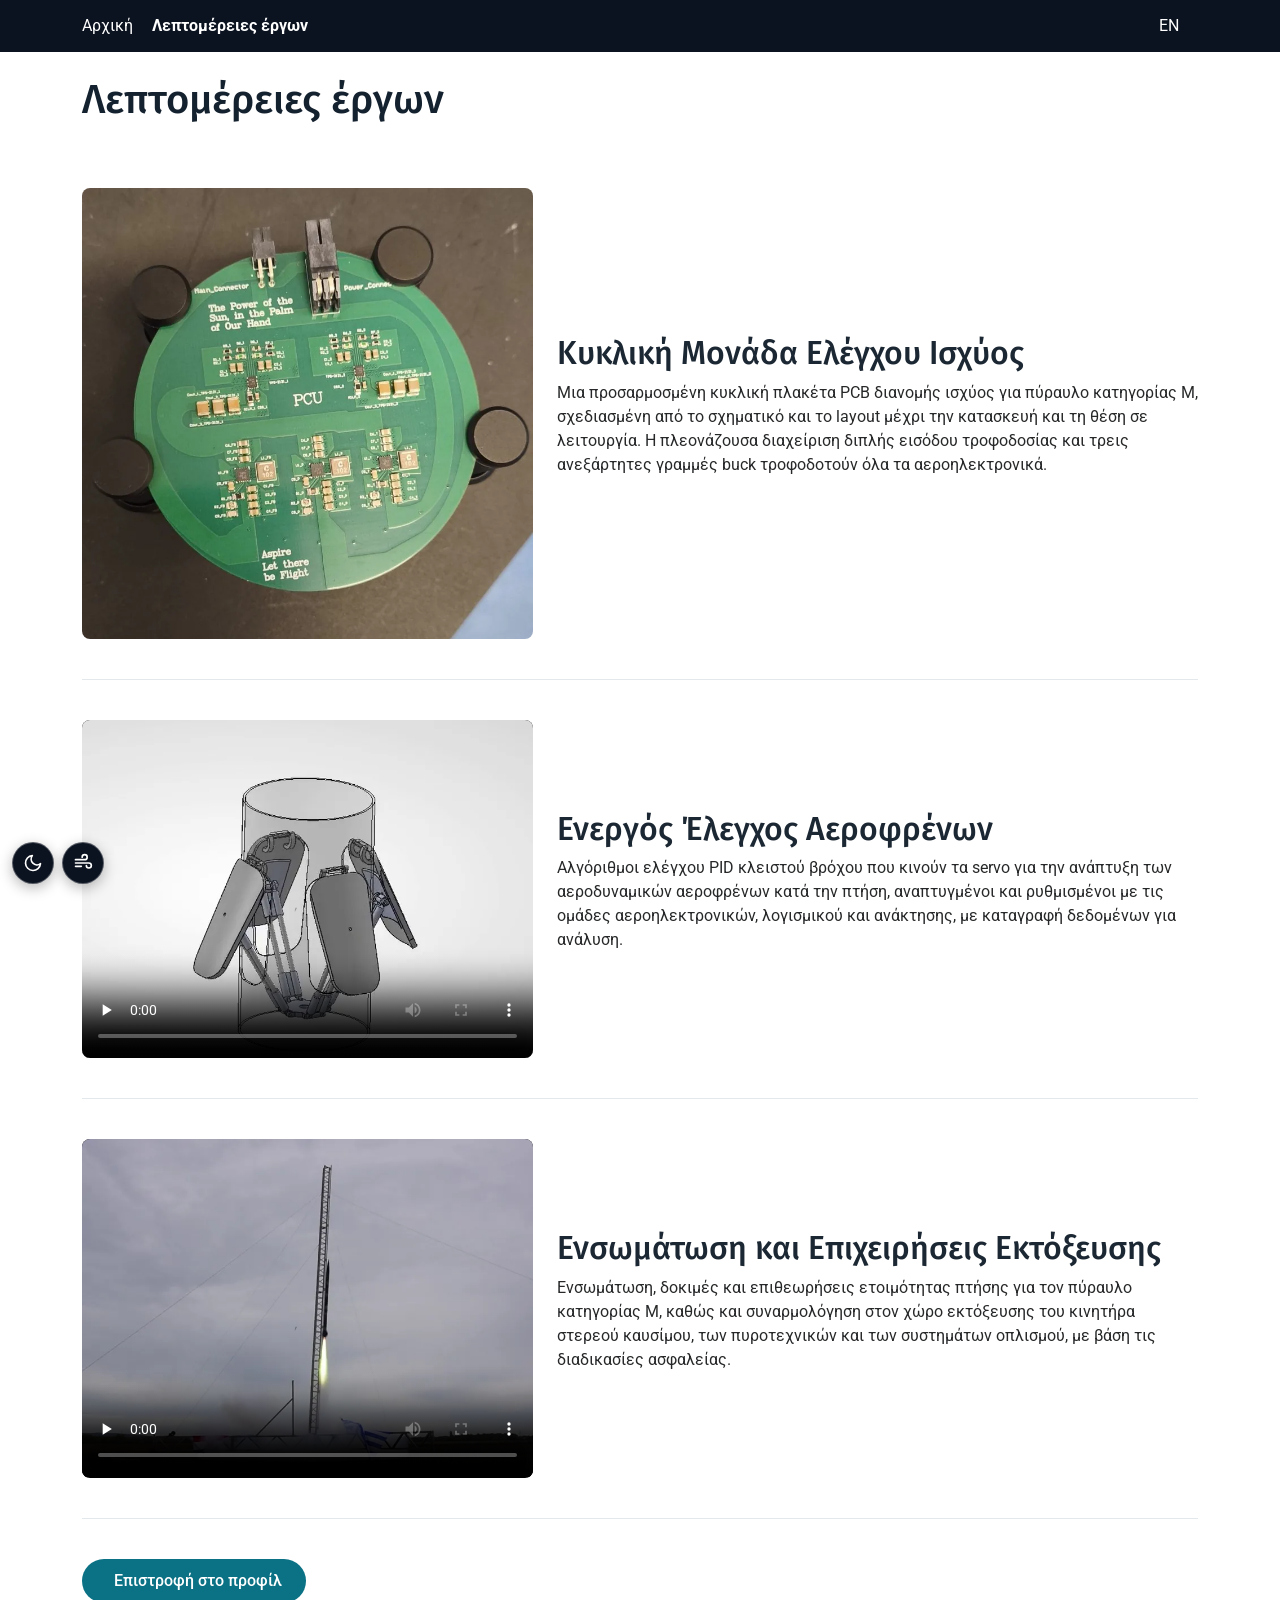
<file: projects.el.html>
<!DOCTYPE html>
<html lang="el">
<head>
  <meta charset="utf-8">
  <meta name="viewport" content="width=device-width, initial-scale=1.0">
  <title>Λεπτομέρειες έργων - Αλέξανδρος Δημήτριος Τσολάκος</title>
  <script>try{var d=document.documentElement,t=localStorage.getItem("theme"),c=localStorage.getItem("calm");if(t==="dark")d.classList.add("dark");if(c?c==="1":matchMedia("(prefers-reduced-motion: reduce)").matches)d.classList.add("calm")}catch(e){}</script>
  <link rel="icon" href="favicon.ico" sizes="any">
  <link rel="icon" type="image/png" sizes="32x32" href="favicon-32.png">
  <link href="https://fonts.googleapis.com/css2?family=Roboto:wght@300;400;500;700&family=Fira+Sans:wght@400;500;600&display=swap" rel="stylesheet">
  <link href="https://cdn.jsdelivr.net/npm/bootstrap@5.3.3/dist/css/bootstrap.min.css" rel="stylesheet">
  <link href="assets/css/main.css" rel="stylesheet">
  <link href="assets/css/styles.css" rel="stylesheet">
</head>
<body>
  <a class="skip-link" href="#main">Μετάβαση στο περιεχόμενο</a>
  <header class="pj-bar"><div class="container"><nav><a href="index.el.html">Αρχική</a><a href="projects.el.html" aria-current="page"><strong>Λεπτομέρειες έργων</strong></a></nav><a href="projects.html" lang="en">EN</a></div></header>
  <main class="container" id="main">
    <h1 class="my-4" style="font-family:'Fira Sans',sans-serif;color:var(--heading-color)">Λεπτομέρειες έργων</h1>
    <section class="pj" id="p1"><div class="row g-4 align-items-center"><div class="col-md-5"><img src="assets/img/pcu.webp" alt="Κυκλική Μονάδα Ελέγχου Ισχύος" loading="lazy"></div><div class="col-md-7"><h2>Κυκλική Μονάδα Ελέγχου Ισχύος</h2><p>Μια προσαρμοσμένη κυκλική πλακέτα PCB διανομής ισχύος για πύραυλο κατηγορίας M, σχεδιασμένη από το σχηματικό και το layout μέχρι την κατασκευή και τη θέση σε λειτουργία. Η πλεονάζουσα διαχείριση διπλής εισόδου τροφοδοσίας και τρεις ανεξάρτητες γραμμές buck τροφοδοτούν όλα τα αεροηλεκτρονικά.</p></div></div></section>
    <section class="pj" id="p2"><div class="row g-4 align-items-center"><div class="col-md-5"><video controls preload="none" poster="assets/img/airbrakes.webp" playsinline><source src="assets/video/airbrakes.mp4" type="video/mp4"></video></div><div class="col-md-7"><h2>Ενεργός Έλεγχος Αεροφρένων</h2><p>Αλγόριθμοι ελέγχου PID κλειστού βρόχου που κινούν τα servo για την ανάπτυξη των αεροδυναμικών αεροφρένων κατά την πτήση, αναπτυγμένοι και ρυθμισμένοι με τις ομάδες αεροηλεκτρονικών, λογισμικού και ανάκτησης, με καταγραφή δεδομένων για ανάλυση.</p></div></div></section>
    <section class="pj" id="p3"><div class="row g-4 align-items-center"><div class="col-md-5"><video controls preload="none" poster="assets/img/launch.webp" playsinline><source src="assets/video/launch.mp4" type="video/mp4"></video></div><div class="col-md-7"><h2>Ενσωμάτωση και Επιχειρήσεις Εκτόξευσης</h2><p>Ενσωμάτωση, δοκιμές και επιθεωρήσεις ετοιμότητας πτήσης για τον πύραυλο κατηγορίας M, καθώς και συναρμολόγηση στον χώρο εκτόξευσης του κινητήρα στερεού καυσίμου, των πυροτεχνικών και των συστημάτων οπλισμού, με βάση τις διαδικασίες ασφαλείας.</p></div></div></section>
    <p class="my-4"><a class="btn-pdf" href="index.el.html"><i class="bi bi-arrow-left"></i>Επιστροφή στο προφίλ</a></p>
  </main>
  <script src="assets/js/theme.js"></script>
</body>
</html>
</file>
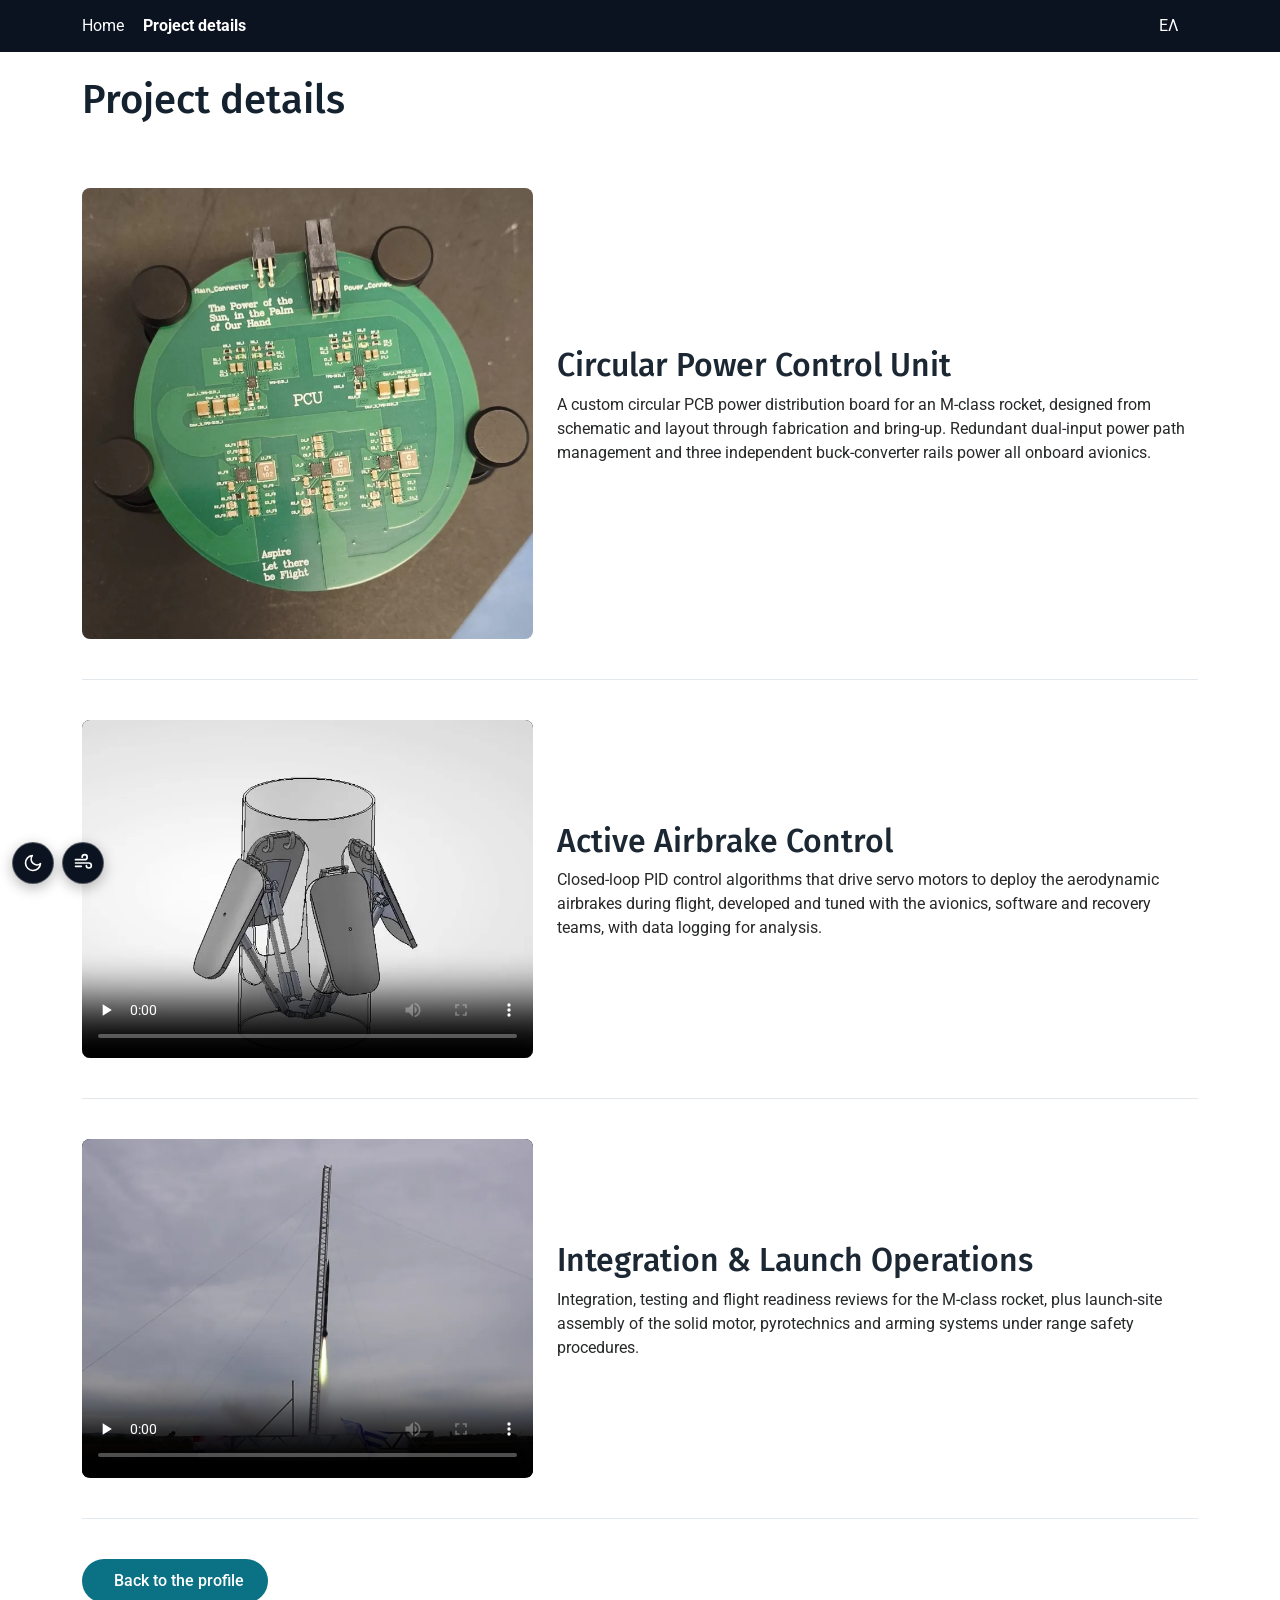
<file: projects.html>
<!DOCTYPE html>
<html lang="en">
<head>
  <meta charset="utf-8">
  <meta name="viewport" content="width=device-width, initial-scale=1.0">
  <title>Project details - Alexandros Dimitrios Tsolakos</title>
  <script>try{var d=document.documentElement,t=localStorage.getItem("theme"),c=localStorage.getItem("calm");if(t==="dark")d.classList.add("dark");if(c?c==="1":matchMedia("(prefers-reduced-motion: reduce)").matches)d.classList.add("calm")}catch(e){}</script>
  <link rel="icon" href="favicon.ico" sizes="any">
  <link rel="icon" type="image/png" sizes="32x32" href="favicon-32.png">
  <link href="https://fonts.googleapis.com/css2?family=Roboto:wght@300;400;500;700&family=Fira+Sans:wght@400;500;600&display=swap" rel="stylesheet">
  <link href="https://cdn.jsdelivr.net/npm/bootstrap@5.3.3/dist/css/bootstrap.min.css" rel="stylesheet">
  <link href="assets/css/main.css" rel="stylesheet">
  <link href="assets/css/styles.css" rel="stylesheet">
</head>
<body>
  <a class="skip-link" href="#main">Skip to content</a>
  <header class="pj-bar"><div class="container"><nav><a href="index.html">Home</a><a href="projects.html" aria-current="page"><strong>Project details</strong></a></nav><a href="projects.el.html" lang="el">ΕΛ</a></div></header>
  <main class="container" id="main">
    <h1 class="my-4" style="font-family:'Fira Sans',sans-serif;color:var(--heading-color)">Project details</h1>
    <section class="pj" id="p1"><div class="row g-4 align-items-center"><div class="col-md-5"><img src="assets/img/pcu.webp" alt="Circular Power Control Unit" loading="lazy"></div><div class="col-md-7"><h2>Circular Power Control Unit</h2><p>A custom circular PCB power distribution board for an M-class rocket, designed from schematic and layout through fabrication and bring-up. Redundant dual-input power path management and three independent buck-converter rails power all onboard avionics.</p></div></div></section>
    <section class="pj" id="p2"><div class="row g-4 align-items-center"><div class="col-md-5"><video controls preload="none" poster="assets/img/airbrakes.webp" playsinline><source src="assets/video/airbrakes.mp4" type="video/mp4"></video></div><div class="col-md-7"><h2>Active Airbrake Control</h2><p>Closed-loop PID control algorithms that drive servo motors to deploy the aerodynamic airbrakes during flight, developed and tuned with the avionics, software and recovery teams, with data logging for analysis.</p></div></div></section>
    <section class="pj" id="p3"><div class="row g-4 align-items-center"><div class="col-md-5"><video controls preload="none" poster="assets/img/launch.webp" playsinline><source src="assets/video/launch.mp4" type="video/mp4"></video></div><div class="col-md-7"><h2>Integration & Launch Operations</h2><p>Integration, testing and flight readiness reviews for the M-class rocket, plus launch-site assembly of the solid motor, pyrotechnics and arming systems under range safety procedures.</p></div></div></section>
    <p class="my-4"><a class="btn-pdf" href="index.html"><i class="bi bi-arrow-left"></i>Back to the profile</a></p>
  </main>
  <script src="assets/js/theme.js"></script>
</body>
</html>
</file>
<file: assets/css/styles.css>
.lang-switch{font-size:14px;color:#a8a9b4;margin:-6px 0 18px}.lang-switch a{color:#a8a9b4}.lang-switch a:hover,.lang-switch strong{color:#fff}.hero{background:#0b1220 url(../img/hero-bg.webp) center/cover no-repeat}.hero .hero-video{position:absolute;inset:0;width:100%;height:100%;object-fit:cover;z-index:1}.hero:before{background:rgba(6,10,20,.55)}.header .logo .sitename{font-size:24px;line-height:1.25;text-align:center}@media (prefers-reduced-motion:reduce){.hero .hero-video{display:none}}/* interests hover */.services .service-item{transition:transform .35s ease}.services .service-item:hover{transform:translateY(-8px)}.services .service-item .icon{transition:background .4s,transform .4s cubic-bezier(.34,1.56,.64,1),box-shadow .4s}.services .service-item:hover .icon{transform:scale(1.12) rotate(-8deg);box-shadow:0 8px 20px rgba(71,170,196,.35)}.services .service-item .title{transition:color .3s}.services .service-item:hover .title{color:var(--accent-color)}@media (prefers-reduced-motion:reduce){.services .service-item:hover .icon i{animation:none!important}.services .service-item,.services .service-item .icon{transition:none}.services .service-item:hover,.services .service-item:hover .icon{transform:none}}.services .service-item{padding:14px 18px 8px;border-radius:12px;transition:transform .3s ease,box-shadow .3s ease,background .3s ease}.services .service-item:hover{transform:translateY(-8px);box-shadow:0 12px 28px rgba(20,30,60,.12);background:#fff}.services .service-item .title{transition:color .3s}.services .service-item:hover .title{color:var(--accent-color)}.illus{width:100px;height:100px;margin:0 0 2px -5px}.illus svg,.illus img{width:100%;height:100%;display:block}.an{animation-duration:1.2s;animation-iteration-count:infinite;animation-timing-function:ease-in-out;animation-play-state:paused;transform-box:fill-box;transform-origin:center}.service-item:hover .an{animation-play-state:running}.pulse{animation-name:a-pulse;animation-duration:.9s}.flick{animation-name:a-flick;animation-duration:.8s;animation-timing-function:steps(1)}.k1{animation-name:a-k1;animation-duration:1.6s}.k2{animation-name:a-k2;animation-duration:1.9s}.k3{animation-name:a-k3;animation-duration:1.4s}.dash{animation-name:a-dash;animation-duration:1.1s;animation-timing-function:linear}.bob{animation-name:a-bob;animation-duration:.9s}.p2{animation-delay:.15s}.p3{animation-delay:.3s}.rock{animation-name:a-rock;animation-duration:2s;transform-box:view-box;transform-origin:100px 140px}.wave{animation-name:a-wave;animation-duration:1.6s}.w2{animation-direction:reverse}@keyframes a-pulse{0%,100%{transform:scale(1)}50%{transform:scale(1.2)}}@keyframes a-flick{0%,100%{opacity:0}30%,60%{opacity:1}}@keyframes a-k1{0%,100%{transform:translateX(0)}50%{transform:translateX(60px)}}@keyframes a-k2{0%,100%{transform:translateX(0)}50%{transform:translateX(-62px)}}@keyframes a-k3{0%,100%{transform:translateX(0)}50%{transform:translateX(44px)}}@keyframes a-dash{to{stroke-dashoffset:-70}}@keyframes a-bob{0%,100%{transform:translateY(0)}50%{transform:translateY(-9px)}}@keyframes a-rock{0%,100%{transform:rotate(-4deg)}50%{transform:rotate(4deg)}}@keyframes a-wave{0%,100%{transform:translateX(-10px)}50%{transform:translateX(10px)}}@media (prefers-reduced-motion:reduce){.an{animation:none!important}.services .service-item,.services .service-item:hover{transition:none;transform:none}}.stats .purecounter.plus::after{content:'+'}.btn-pdf{display:inline-block;margin-top:16px;padding:10px 24px;border-radius:50px;background:var(--accent-color);color:var(--contrast-color,#fff);font-weight:500;text-decoration:none;transition:transform .3s,box-shadow .3s}.btn-pdf:hover{transform:translateY(-3px);box-shadow:0 8px 20px rgba(0,0,0,.15);color:var(--contrast-color,#fff)}.btn-pdf i{margin-right:8px}

/* ===== Προσαρμογές CSS (δικές μου επιλογές για γραμματοσειρές και χρώματα) ===== */
/* Η Fira Sans έχει ελληνικούς χαρακτήρες, ενώ οι Poppins και Raleway δεν έχουν */
:root{--heading-font:"Fira Sans",Roboto,sans-serif;--nav-font:"Fira Sans",Roboto,sans-serif;--heading-color:#14212e;--flame:#d8431a}
ins{background:#ffe6d6;text-decoration:none;border-bottom:2px solid var(--flame);padding:0 .15em}
del{color:#6c7a85;text-decoration-color:var(--flame);text-decoration-thickness:2px}
.video-frame{display:block;width:100%;max-width:900px;margin:0 auto;aspect-ratio:16/9;border:0;background:#000;border-radius:8px}
.contact-form{max-width:640px;margin:3rem auto 0;text-align:left}
.contact-form h3{font-size:1.5rem;margin-bottom:.4rem}
.contact-form label{display:block;font-weight:500;margin-top:1rem}
.contact-form input,.contact-form textarea{width:100%;font:inherit;padding:.6rem .7rem;border:1.5px solid #8a98a3;border-radius:4px}
.contact-form .is-invalid{border-color:var(--flame);background:#fff4ef}
.contact-form .form-error{color:var(--flame);font-size:.92rem;min-height:1.2rem;margin:.2rem 0 0}
.contact-form button{margin-top:1.2rem;font:inherit;font-weight:600;background:var(--accent-color);color:#fff;border:0;padding:.7rem 1.8rem;border-radius:50px;cursor:pointer}
.contact-form button:hover{background:#14212e}
.hp{position:absolute;left:-9999px}
.form-status{margin-top:1rem;font-weight:500}.form-status.ok{color:#1d7a46}.form-status.err{color:var(--flame)}

.video-grid{display:grid;grid-template-columns:repeat(2,1fr);gap:1.5rem;max-width:1100px;margin:0 auto}
.video-grid figure{margin:0}
.video-grid .video-frame{max-width:100%}
.video-grid figcaption{text-align:center;margin-top:.6rem;color:#44525d;font-size:.95rem}
@media (max-width:767px){.video-grid{grid-template-columns:1fr}}

/* touch: cards animate when active (scrolled into view or tapped) */
.service-item.is-active .an{animation-play-state:running}
.services .service-item.is-active .title{color:var(--accent-color)}
@media (hover:none){.services .service-item.is-active{transform:translateY(-4px);box-shadow:0 10px 24px rgba(20,30,60,.12);background:#fff}}

/* bigger menu button (mobile / tablet) */
.header-toggle{color:#fff;background-color:var(--accent-color,#47aac4);display:flex;align-items:center;justify-content:center;width:54px;height:54px;font-size:32px;line-height:1;border-radius:50%;cursor:pointer;position:fixed;top:14px;right:14px;z-index:9999;box-shadow:0 4px 14px rgba(0,0,0,.28)}.header-toggle:hover{filter:brightness(1.1)}

/* welcome screen + transition */
#splash{position:fixed;inset:0;z-index:99990;display:flex;align-items:center;justify-content:center;text-align:center;padding:24px;color:#fff;
  background:linear-gradient(rgba(6,10,20,.72),rgba(6,10,20,.86)),#0b1220 url(../img/hero-bg.webp) center/cover no-repeat;
  transition:transform .95s cubic-bezier(.77,0,.18,1),opacity .95s ease;
}
html:not(.js) #splash{animation:splash-failsafe .01s linear 6s forwards}
#splash.leave{transform:translateY(-100%);opacity:.98;pointer-events:none}
html.no-splash #splash{display:none}
#splash .splash-inner{max-width:820px;transition:opacity .35s ease,transform .6s ease}
#splash.leave .splash-inner{opacity:0;transform:translateY(-30px)}
#splash p{margin:0}
.splash-eyebrow{font-size:1rem;letter-spacing:.35em;text-transform:uppercase;color:#9fd8e6}
.splash-name{font-family:"Fira Sans",sans-serif;font-weight:600;font-size:clamp(2rem,6.5vw,4rem);line-height:1.15;margin:.6rem 0 1rem;color:#fff}
.splash-line{display:block;height:3px;width:0;margin:0 auto 1.2rem;background:var(--accent-color,#47aac4);border-radius:3px}
.splash-role{font-size:clamp(1.05rem,2.6vw,1.45rem);font-weight:500;color:#fff}
.splash-tag{margin-top:.5rem!important;font-size:clamp(.9rem,2vw,1.1rem);color:#c3ccd4;letter-spacing:.04em}
.splash-btn{margin-top:2rem;font:inherit;font-weight:600;color:#fff;background:transparent;border:2px solid var(--accent-color,#47aac4);padding:.65rem 1.9rem;border-radius:50px;cursor:pointer;transition:background .3s,transform .3s}
.splash-btn:hover,.splash-btn:focus-visible{background:var(--accent-color,#47aac4);transform:translateY(-2px);outline:none}
.splash-btn i{margin-left:.35rem;display:inline-block;animation:splash-bob 1.4s ease-in-out infinite}
#splash .splash-eyebrow,#splash .splash-name,#splash .splash-role,#splash .splash-tag,#splash .splash-btn{opacity:0;animation:splash-up .8s ease forwards}
#splash .splash-eyebrow{animation-delay:.3s}
#splash .splash-name{animation-delay:.55s}
#splash .splash-line{animation:splash-grow .9s ease .95s forwards}
#splash .splash-role{animation-delay:1.1s}
#splash .splash-tag{animation-delay:1.3s}
#splash .splash-btn{animation-delay:1.6s}
@keyframes splash-up{from{opacity:0;transform:translateY(18px)}to{opacity:1;transform:none}}
@keyframes splash-grow{to{width:110px}}
@keyframes splash-bob{0%,100%{transform:translateY(0)}50%{transform:translateY(4px)}}
@keyframes splash-failsafe{to{visibility:hidden;pointer-events:none}}
@media (prefers-reduced-motion:reduce){#splash,#splash .splash-inner{transition:opacity .3s}#splash.leave{transform:none;opacity:0}#splash *{animation-duration:.01s!important;animation-delay:0s!important}.splash-line{width:110px!important}}

/* accessibility */
:focus-visible{outline:3px solid #47aac4;outline-offset:2px}
.skip-link{position:fixed;left:8px;top:-60px;z-index:100000;background:#0b1220;color:#fff;padding:.6rem 1rem;border-radius:6px;transition:top .2s}
.skip-link:focus{top:8px;color:#fff}
/* copy email + floating contact */
.copy-email{font:inherit;font-weight:500;margin-top:.4rem;background:transparent;color:var(--accent-color,#47aac4);border:2px solid var(--accent-color,#47aac4);padding:.4rem 1.2rem;border-radius:50px;cursor:pointer}
.copy-email:hover{background:var(--accent-color,#47aac4);color:#fff}
.float-contact{position:fixed;right:76px;bottom:16px;z-index:997;background:#0b1220;color:#fff;padding:.55rem 1.1rem;border-radius:50px;font-weight:500;box-shadow:0 4px 14px rgba(0,0,0,.25);transition:opacity .3s,transform .3s}
.float-contact:hover{color:#fff;transform:translateY(-2px)}
.float-contact.hide{opacity:0;pointer-events:none}
@media (prefers-reduced-motion:reduce){.float-contact{transition:none}}
/* projects pages */
.pj-bar{background:#0b1220;color:#fff;padding:14px 0}.pj-bar a{color:#fff;margin-right:1.2rem}.pj-bar .container{display:flex;flex-wrap:wrap;gap:.4rem 0;align-items:center;justify-content:space-between}
.pj{padding:2.5rem 0;border-bottom:1px solid #e3e8ec}.pj img,.pj video{width:100%;border-radius:8px;display:block;background:#000}.pj h2{font-family:"Fira Sans",sans-serif;color:#1b2733}


/* rocket scroll bars replace the native scrollbars (page = right, sidebar = left) */
html,.header,.navmenu{scrollbar-width:none}
html::-webkit-scrollbar,.header::-webkit-scrollbar,.navmenu::-webkit-scrollbar{display:none}
.rbar{position:fixed;top:90px;height:calc(100vh - 190px);width:30px;z-index:996;touch-action:none;cursor:pointer}
.rbar.page{right:6px}.rbar.side{top:24px;height:calc(100vh - 60px);z-index:9998}
.rb-line{position:absolute;left:14px;top:0;bottom:0;width:2px;border-radius:2px;background:rgba(71,170,196,.4)}
.rbar.side .rb-line{background:rgba(255,255,255,.22)}
.rb-rocket{position:absolute;left:3px;top:0;width:24px;height:52px;cursor:grab;filter:drop-shadow(0 2px 3px rgba(0,0,0,.3))}
.rb-ship{position:absolute;left:0;top:0;width:24px;height:52px;z-index:3;transform-origin:50% 50%;transition:transform .3s ease-out,filter .3s}
.rb-img{position:absolute;left:0;top:0;display:block;width:24px;height:52px;object-fit:contain}
.rb-plasma{position:absolute;left:19px;top:2px;width:15px;height:48px;border-radius:50%;transform-origin:0 50%;pointer-events:none;opacity:0;transition:opacity .25s;filter:blur(1.2px);background:linear-gradient(to right,rgba(255,255,255,.95),#ffc15a 28%,#ff5a1f 62%,rgba(255,60,20,0));animation:rb-plasma .09s ease-in-out infinite alternate}
@keyframes rb-plasma{from{transform:scaleX(.8)}to{transform:scaleX(1.25)}}
.rb-boost{position:absolute;left:0;top:50px;width:24px;height:70px;z-index:2;transform-origin:50% 50%;will-change:transform,opacity;transition:opacity .3s}
.rb-bsvg{display:block;width:24px;height:70px;fill:#1e2633;stroke:none}
.rb-bsvg .d{stroke:#aab6c2}.rb-bsvg .dd{fill:#0a0f16}
.rbar.side .rb-bsvg{fill:#f2f5f7}.rbar.side .rb-bsvg .d{stroke:#7b8794}
.rb-bflame{position:absolute;left:1px;top:68px;width:22px;height:44px;transform-origin:50% 0;pointer-events:none;transition:opacity .2s}
.rb-sflame{position:absolute;left:5px;top:46px;width:14px;height:30px;transform-origin:50% 0;z-index:-1;pointer-events:none;opacity:0}
.rb-bflame svg,.rb-sflame svg{display:block;width:100%;height:100%;transform-origin:50% 0;animation:rb-flicker .13s ease-in-out infinite alternate}
.rb-tower{position:absolute;left:-12px;bottom:0;width:40px;color:#1e2633;opacity:.95;pointer-events:none}
.rb-tower svg{display:block;fill:currentColor}.rb-tower .x{stroke:currentColor}
.rbar.side .rb-tower,.rbar.side .rb-arm{color:#f2f5f7}
.rb-ground{position:absolute;left:-14px;bottom:-1px;width:56px;height:2px;border-radius:1px;background:rgba(71,170,196,.7);pointer-events:none}
.rbar.side .rb-ground{background:rgba(255,255,255,.7)}
.rb-smoke{position:absolute;left:-14px;bottom:-4px;width:60px;height:46px;pointer-events:none;opacity:0;transition:opacity .4s;z-index:1;
  background:radial-gradient(circle at 25% 65%,rgba(150,160,170,.55) 0 11px,transparent 12px),radial-gradient(circle at 52% 52%,rgba(170,178,188,.6) 0 14px,transparent 15px),radial-gradient(circle at 78% 68%,rgba(150,160,170,.5) 0 10px,transparent 11px);
  filter:blur(3px);animation:rb-smoke 2.4s ease-in-out infinite alternate}
.rbar.side .rb-smoke{filter:blur(3px) brightness(1.5)}
@keyframes rb-smoke{from{transform:scale(.92,.95)}to{transform:scale(1.1,1.05)}}
.rb-arm{position:absolute;left:2px;top:0;width:12px;height:6px;margin-top:-3px;z-index:5;color:#1e2633;transform-origin:0 50%;transform:rotate(-65deg);transition:transform .35s ease,top .5s ease;pointer-events:none}
.rb-arm svg{display:block;fill:currentColor}.rb-arm .x{stroke:currentColor}
.rb-arm.closed{transform:rotate(0)}
.rb-flash{position:absolute;left:-8px;top:36px;width:40px;height:30px;z-index:4;pointer-events:none;opacity:0;background:radial-gradient(closest-side,#fff 0,#ffe9a8 35%,rgba(255,150,60,0) 100%)}
@keyframes rb-flicker{from{transform:scaleY(.86) scaleX(.95)}to{transform:scaleY(1.08) scaleX(1.05)}}
@media (max-width:575px){.rbar.page{display:none!important}}
@media (prefers-reduced-motion:reduce){.rb-bflame svg,.rb-sflame svg,.rb-plasma{animation:none}}

.rbar,.rbar *{-webkit-user-select:none;user-select:none;-webkit-user-drag:none;-webkit-touch-callout:none}
.rbar{touch-action:none}.rb-img{pointer-events:none}

/* ===== 7. Contrast, dark theme, Calm mode, toggle buttons ===== */
:root{--accent-ink:#0b7285}
main .section:not(.dark-background){--accent-color:var(--accent-ink)} /* darker teal for text and buttons on light sections (WCAG AA) */
.header-toggle,.scroll-top{background-color:var(--accent-ink)}
html.dark{color-scheme:dark;--background-color:#0b1220;--default-color:#d3dae4;--heading-color:#f2f5fa;--surface-color:#142036}
html.dark .light-background{--background-color:#0f192b;--surface-color:#16233b}
html.dark main .section:not(.dark-background){--accent-color:#38c6dc}
html.dark .contact-form .is-invalid{background:#3a1f1a}
html.dark .services .service-item.is-active{background:var(--surface-color);box-shadow:0 10px 24px rgba(0,0,0,.4)}
html.dark img:not(.rb-img):not(.rocket-img){filter:brightness(.92)}
html.dark .rbar.page .rb-bsvg{fill:#f2f5f7}html.dark .rbar.page .rb-bsvg .d{stroke:#7b8794}
html.dark .rbar.page .rb-tower,html.dark .rbar.page .rb-arm{color:#f2f5f7}
html.dark .rbar.page .rb-ground{background:rgba(255,255,255,.7)}
html.dark .rbar.page .rb-smoke{filter:blur(3px) brightness(1.5)}
.rb-tools{position:fixed;left:12px;bottom:16px;z-index:998;display:flex;gap:8px}
@media (min-width:1200px){.rb-tools.with-side{left:316px}}
.rb-tool{width:42px;height:42px;border-radius:50%;border:1px solid rgba(255,255,255,.3);background:#0b1220;color:#fff;display:flex;align-items:center;justify-content:center;cursor:pointer;box-shadow:0 4px 14px rgba(0,0,0,.28);padding:0;transition:transform .2s,background .2s}
.rb-tool:hover{transform:translateY(-2px)}
.rb-tool[aria-pressed="true"]{background:var(--accent-ink);border-color:#fff}
html.dark .rb-tool{background:#1b2a47}html.dark .rb-tool[aria-pressed="true"]{background:#0b7285}
.vid-desc{font-size:.85rem;opacity:.85;margin:.2rem 0 0}
/* Calm mode: no scroll animations, no rocket bar, no hero video, no transitions */
html.calm *,html.calm *::before,html.calm *::after{animation-duration:.001ms!important;animation-iteration-count:1!important;transition-duration:.001ms!important;scroll-behavior:auto!important}
html.calm [data-aos]{opacity:1!important;transform:none!important}
html.calm .rbar{display:none!important}
html.calm .hero-video{display:none}
html.dark main .btn-pdf,html.dark main .contact-form button{background:#0b7285;color:#fff}
html.dark main .copy-email:hover{color:#06121a}
.pj-bar + main{--accent-color:var(--accent-ink)}
html.dark .pj-bar + main{--accent-color:#38c6dc}

/* Telemetry readout next to the page rocket bar */
.rb-tele{position:absolute;right:36px;width:112px;padding:4px 7px;font:500 10.5px/1.35 ui-monospace,Consolas,monospace;color:#d7f0f6;background:rgba(10,18,32,.85);border-left:2px solid #47aac4;border-radius:3px;pointer-events:none;white-space:nowrap}
.rb-tele b{display:block;color:#ffb089;letter-spacing:.04em}
@media (max-width:991px){.rb-tele{display:none}}
.print-btn{border:0;cursor:pointer;margin-left:8px;font:inherit}
/* Print-friendly CV: only About, Resume, Certifications and Awards are printed */
@media print{
  body>:not(main):not(script):not(style){display:none!important}
  section:not(#about):not(#resume):not(#certifications):not(#awards){display:none!important}
  .btn-pdf,.print-btn,[data-aos]{opacity:1!important;transform:none!important}
  .btn-pdf,.print-btn{display:none!important}
  body,.main,.light-background{background:#fff!important;color:#000!important;margin:0!important}
  .main{margin-left:0!important}
  main::before{content:"Alexandros Dimitrios Tsolakos - ECE (Space) student, Team Lead of ASPiRE UoWM";display:block;font:700 16pt "Fira Sans",Arial,sans-serif;margin:0 0 10pt}
  html[lang=el] main::before{content:"Αλέξανδρος Δημήτριος Τσολάκος - φοιτητής ΗΜΜΥ (Διάστημα), επικεφαλής ASPiRE UoWM"}
  section{padding:8pt 0!important;break-inside:avoid-page}
  .resume-item{break-inside:avoid}
  img{max-width:40%!important}
  a{color:#000!important;text-decoration:none!important}
}

/* Quick fixes: heading levels keep their old look, credits contrast, hero line */
.resume .resume-item h3{line-height:18px;font-size:18px;font-weight:600;text-transform:uppercase;color:color-mix(in srgb,var(--default-color),transparent 20%);margin-bottom:10px}
.portfolio .portfolio-content .portfolio-info h3{font-size:14px;padding:5px 10px;font-weight:400;color:#fff;display:inline-block;background-color:var(--accent-color);margin:0}
.credits a{color:#00707f}html.dark .credits a{color:#4fd0e0}
.hero .hero-looking{margin-top:18px;font-size:1.05rem;color:#d7f0f6}
.hero .hero-looking a{color:#ffb089;text-underline-offset:3px}
.resume .resume-item p.ri-date{font-size: 16px; padding: 5px 15px; display: inline-block; font-weight: 600; margin-bottom: 10px;;margin-top:0}
/* ins/del must stay readable on dark sections and in dark mode */
ins{color:#14212e}
html.dark ins,.dark-background ins{background:#5a2a14;color:#ffe6d6;border-bottom-color:#ff8a5c}
html.dark del,.dark-background del{color:#9aa7b2}
/* light-mode contrast (WCAG AA) */
del{color:#56636e}
html:not(.dark) .stats .stats-item p{color:#566470}
</file>
<file: assets/css/main.css>
/**
* Template Name: iPortfolio
* Template URL: https://bootstrapmade.com/iportfolio-bootstrap-portfolio-websites-template/
* Updated: Jun 29 2024 with Bootstrap v5.3.3
* Author: BootstrapMade.com
* License: https://bootstrapmade.com/license/
*/

/*--------------------------------------------------------------
# Font & Color Variables
# Help: https://bootstrapmade.com/color-system/
--------------------------------------------------------------*/
/* Fonts */
:root {
  --default-font: "Roboto",  system-ui, -apple-system, "Segoe UI", Roboto, "Helvetica Neue", Arial, "Noto Sans", "Liberation Sans", sans-serif, "Apple Color Emoji", "Segoe UI Emoji", "Segoe UI Symbol", "Noto Color Emoji";
  --heading-font: "Raleway",  sans-serif;
  --nav-font: "Poppins",  sans-serif;
}

/* Global Colors - The following color variables are used throughout the website. Updating them here will change the color scheme of the entire website */
:root { 
  --background-color: #ffffff; /* Background color for the entire website, including individual sections */
  --default-color: #272829; /* Default color used for the majority of the text content across the entire website */
  --heading-color: #050d18; /* Color for headings, subheadings and title throughout the website */
  --accent-color: #00ABC1; /* Accent color that represents your brand on the website. It's used for buttons, links, and other elements that need to stand out */
  --surface-color: #ffffff; /* The surface color is used as a background of boxed elements within sections, such as cards, icon boxes, or other elements that require a visual separation from the global background. */
  --contrast-color: #ffffff; /* Contrast color for text, ensuring readability against backgrounds of accent, heading, or default colors. */
}

/* Nav Menu Colors - The following color variables are used specifically for the navigation menu. They are separate from the global colors to allow for more customization options */
:root {
  --nav-color: #a8a9b4;  /* The default color of the main navmenu links */
  --nav-hover-color: #ffffff; /* Applied to main navmenu links when they are hovered over or active */
  --nav-mobile-background-color: #040b14; /* Used as the background color for mobile navigation menu */
  --nav-dropdown-background-color: #040b14; /* Used as the background color for dropdown items that appear when hovering over primary navigation items */
  --nav-dropdown-color: #a8a9b4; /* Used for navigation links of the dropdown items in the navigation menu. */
  --nav-dropdown-hover-color: #ffffff; /* Similar to --nav-hover-color, this color is applied to dropdown navigation links when they are hovered over. */
}

/* Color Presets - These classes override global colors when applied to any section or element, providing reuse of the sam color scheme. */

.light-background {
  --background-color: #f4fafd;
  --surface-color: #ffffff;
}

.dark-background {
  --background-color: #040b14;
  --default-color: #ffffff;
  --heading-color: #ffffff;
  --surface-color: #151f2b;
  --contrast-color: #ffffff;
}

/* Smooth scroll */
:root {
  scroll-behavior: smooth;
}

/*--------------------------------------------------------------
# General Styling & Shared Classes
--------------------------------------------------------------*/
body {
  color: var(--default-color);
  background-color: var(--background-color);
  font-family: var(--default-font);
}

a {
  color: var(--accent-color);
  text-decoration: none;
  transition: 0.3s;
}

a:hover {
  color: color-mix(in srgb, var(--accent-color), transparent 25%);
  text-decoration: none;
}

h1,
h2,
h3,
h4,
h5,
h6 {
  color: var(--heading-color);
  font-family: var(--heading-font);
}

/* PHP Email Form Messages
------------------------------*/
.php-email-form .error-message {
  display: none;
  background: #df1529;
  color: #ffffff;
  text-align: left;
  padding: 15px;
  margin-bottom: 24px;
  font-weight: 600;
}

.php-email-form .sent-message {
  display: none;
  color: #ffffff;
  background: #059652;
  text-align: center;
  padding: 15px;
  margin-bottom: 24px;
  font-weight: 600;
}

.php-email-form .loading {
  display: none;
  background: var(--surface-color);
  text-align: center;
  padding: 15px;
  margin-bottom: 24px;
}

.php-email-form .loading:before {
  content: "";
  display: inline-block;
  border-radius: 50%;
  width: 24px;
  height: 24px;
  margin: 0 10px -6px 0;
  border: 3px solid var(--accent-color);
  border-top-color: var(--surface-color);
  animation: php-email-form-loading 1s linear infinite;
}

@keyframes php-email-form-loading {
  0% {
    transform: rotate(0deg);
  }

  100% {
    transform: rotate(360deg);
  }
}

/*--------------------------------------------------------------
# Global Header
--------------------------------------------------------------*/
.header {
  color: var(--default-color);
  background-color: var(--background-color);
  position: fixed;
  top: 0;
  left: 0;
  bottom: 0;
  padding: 0 15px;
  width: 300px;
  transition: all ease-in-out 0.3s;
  overflow-y: auto;
  z-index: 997;
  border-right: 1px solid color-mix(in srgb, var(--default-color), transparent 90%);
}

.header .profile-img img {
  margin: 15px auto;
  display: block;
  width: 120px;
  border: 8px solid color-mix(in srgb, var(--default-color), transparent 85%);
}

.header .logo {
  line-height: 1;
  margin-bottom: 15px;
}

.header .logo img {
  max-height: 32px;
  margin-right: 8px;
}

.header .logo h1 {
  font-size: 24px;
  margin: 0;
  font-weight: 700;
  color: var(--heading-color);
}

.header .social-links {
  margin: 0 0 20px 0;
}

.header .social-links a {
  font-size: 16px;
  display: inline-flex;
  align-items: center;
  justify-content: center;
  background: color-mix(in srgb, var(--default-color), transparent 90%);
  color: var(--default-color);
  margin: 0 2px;
  border-radius: 50%;
  text-align: center;
  width: 40px;
  height: 40px;
  transition: 0.3s;
}

.header .social-links a:hover {
  color: var(--contrast-color);
  background: var(--accent-color);
}

@media (min-width: 1200px) {

  .header~main,
  .header~#footer {
    margin-left: 300px;
  }
}

@media (max-width: 1199px) {
  .header {
    left: -100%;
  }
}

.header.header-show {
  left: 0;
}

.header .header-toggle {
  color: var(--contrast-color);
  background-color: var(--accent-color);
  font-size: 22px;
  display: flex;
  align-items: center;
  justify-content: center;
  width: 40px;
  height: 40px;
  border-radius: 50%;
  cursor: pointer;
  position: fixed;
  top: 15px;
  right: 15px;
  z-index: 9999;
  transition: background-color 0.3s;
}

.header .header-toggle:hover {
  color: var(--contrast-color);
  background-color: color-mix(in srgb, var(--accent-color) 90%, white 15%);
}

/*--------------------------------------------------------------
# Navigation Menu
--------------------------------------------------------------*/
.mobile-nav-toggle {
  display: none;
}

.navmenu {
  padding: 0;
  z-index: 9997;
}

.navmenu ul {
  list-style: none;
  padding: 0 0 20px 0;
  margin: 0;
}

.navmenu a,
.navmenu a:focus {
  color: var(--nav-color);
  padding: 15px 10px;
  font-family: var(--nav-font);
  font-size: 16px;
  font-weight: 400;
  display: flex;
  align-items: center;
  white-space: nowrap;
  transition: 0.3s;
  width: 100%;
}

.navmenu a .navicon,
.navmenu a:focus .navicon {
  font-size: 20px;
  margin-right: 10px;
}

.navmenu a .toggle-dropdown,
.navmenu a:focus .toggle-dropdown {
  font-size: 12px;
  line-height: 0;
  margin-left: auto;
  width: 30px;
  height: 30px;
  display: flex;
  align-items: center;
  justify-content: center;
  border-radius: 50%;
  transition: 0.3s;
  flex-shrink: 0;
  background-color: color-mix(in srgb, var(--accent-color), transparent 90%);
}

.navmenu a .toggle-dropdown:hover,
.navmenu a:focus .toggle-dropdown:hover {
  background-color: var(--accent-color);
  color: var(--contrast-color);
}

.navmenu a:hover,
.navmenu .active,
.navmenu .active:focus {
  color: var(--nav-hover-color);
}

.navmenu a:hover .navicon,
.navmenu .active .navicon,
.navmenu .active:focus .navicon {
  color: var(--accent-color);
}

.navmenu .active .toggle-dropdown,
.navmenu .active:focus .toggle-dropdown {
  background-color: var(--accent-color);
  color: var(--contrast-color);
  transform: rotate(180deg);
}

.navmenu .dropdown {
  display: block;
}

.navmenu .dropdown a,
.navmenu .dropdown a:focus {
  color: --nav-dropdown-color;
}

.navmenu .dropdown a:hover,
.navmenu .dropdown .active,
.navmenu .dropdown .active:focus {
  color: var(--nav-dropdown-hover-color);
}

.navmenu .dropdown ul {
  position: static;
  display: none;
  z-index: 99;
  padding: 5px 10px;
  margin: 5px 10px;
  background-color: var(--nav-dropdown-background-color);
  border: 1px solid color-mix(in srgb, var(--default-color), transparent 90%);
  box-shadow: none;
  transition: all 0.5s ease-in-out;
}

.navmenu .dropdown ul ul {
  background-color: rgba(33, 37, 41, 0.1);
}

.navmenu .dropdown>.dropdown-active {
  display: block;
  background-color: rgba(33, 37, 41, 0.03);
}

.center {
  display: block;
  margin-left: auto;
  margin-right: auto;
  width: 20%;
}

/*--------------------------------------------------------------
# Global Footer
--------------------------------------------------------------*/
.footer {
  color: var(--default-color);
  background-color: var(--background-color);
  font-size: 14px;
  padding: 40px 0;
  position: relative;
  border-top: 1px solid color-mix(in srgb, var(--default-color), transparent 90%);
}

.footer .copyright p {
  margin-bottom: 0;
}

.footer .credits {
  margin-top: 4px;
  font-size: 13px;
  text-align: center;
}

/*--------------------------------------------------------------
# Preloader
--------------------------------------------------------------*/
#preloader {
  position: fixed;
  inset: 0;
  z-index: 999999;
  overflow: hidden;
  background: var(--background-color);
  transition: all 0.6s ease-out;
}

#preloader:before {
  content: "";
  position: fixed;
  top: calc(50% - 30px);
  left: calc(50% - 30px);
  border: 6px solid #ffffff;
  border-color: var(--accent-color) transparent var(--accent-color) transparent;
  border-radius: 50%;
  width: 60px;
  height: 60px;
  animation: animate-preloader 1.5s linear infinite;
}

@keyframes animate-preloader {
  0% {
    transform: rotate(0deg);
  }

  100% {
    transform: rotate(360deg);
  }
}

/*--------------------------------------------------------------
# Scroll Top Button
--------------------------------------------------------------*/
.scroll-top {
  position: fixed;
  visibility: hidden;
  opacity: 0;
  right: 15px;
  bottom: -15px;
  z-index: 99999;
  background-color: var(--accent-color);
  width: 44px;
  height: 44px;
  border-radius: 50px;
  transition: all 0.4s;
}

.scroll-top i {
  font-size: 24px;
  color: var(--contrast-color);
  line-height: 0;
}

.scroll-top:hover {
  background-color: color-mix(in srgb, var(--accent-color), transparent 20%);
  color: var(--contrast-color);
}

.scroll-top.active {
  visibility: visible;
  opacity: 1;
  bottom: 15px;
}

/*--------------------------------------------------------------
# Disable aos animation delay on mobile devices
--------------------------------------------------------------*/
@media screen and (max-width: 768px) {
  [data-aos-delay] {
    transition-delay: 0 !important;
  }
}

/*--------------------------------------------------------------
# Global Page Titles & Breadcrumbs
--------------------------------------------------------------*/
.page-title {
  color: var(--default-color);
  background-color: var(--background-color);
  padding: 25px 0;
  position: relative;
}

.page-title h1 {
  font-size: 24px;
  font-weight: 700;
}

.page-title .breadcrumbs ol {
  display: flex;
  flex-wrap: wrap;
  list-style: none;
  padding: 0;
  margin: 0;
  font-size: 14px;
  font-weight: 400;
}

.page-title .breadcrumbs ol li+li {
  padding-left: 10px;
}

.page-title .breadcrumbs ol li+li::before {
  content: "/";
  display: inline-block;
  padding-right: 10px;
  color: color-mix(in srgb, var(--default-color), transparent 70%);
}

/*--------------------------------------------------------------
# Global Sections
--------------------------------------------------------------*/
section,
.section {
  color: var(--default-color);
  background-color: var(--background-color);
  padding: 60px 0;
  overflow: clip;
}

/*--------------------------------------------------------------
# Global Section Titles
--------------------------------------------------------------*/
.section-title {
  padding-bottom: 60px;
  position: relative;
}

.section-title h2 {
  font-size: 32px;
  font-weight: 700;
  margin-bottom: 20px;
  padding-bottom: 20px;
  position: relative;
}

.section-title h2:after {
  content: "";
  position: absolute;
  display: block;
  width: 50px;
  height: 3px;
  background: var(--accent-color);
  left: 0;
  bottom: 0;
}

.section-title p {
  margin-bottom: 0;
}

/*--------------------------------------------------------------
# Hero Section
--------------------------------------------------------------*/
.hero {
  width: 100%;
  min-height: 100vh;
  position: relative;
  padding: 80px 0;
  display: flex;
  align-items: center;
  justify-content: center;
}

.hero img {
  position: absolute;
  inset: 0;
  display: block;
  width: 100%;
  height: 100%;
  object-fit: cover;
  z-index: 1;
}

.hero:before {
  content: "";
  background: color-mix(in srgb, var(--background-color), transparent 70%);
  position: absolute;
  inset: 0;
  z-index: 2;
}

.hero .container {
  position: relative;
  z-index: 3;
}

.hero h2 {
  margin: 0;
  font-size: 64px;
  font-weight: 700;
}

.hero p {
  margin: 5px 0 0 0;
  font-size: 26px;
}

.hero p span {
  letter-spacing: 1px;
  border-bottom: 2px solid var(--accent-color);
}

.hero .social-links {
  margin-top: 25px;
}

.hero .social-links a {
  font-size: 24px;
  display: inline-block;
  color: color-mix(in srgb, var(--default-color), transparent 50%);
  line-height: 1;
  margin-right: 20px;
  transition: 0.3s;
}

.hero .social-links a:hover {
  color: var(--accent-color);
}

@media (max-width: 768px) {
  .hero h2 {
    font-size: 32px;
  }

  .hero p {
    font-size: 20px;
  }
}

/*--------------------------------------------------------------
# About Section
--------------------------------------------------------------*/
.about .content h2 {
  font-weight: 700;
  font-size: 24px;
}

.about .content ul {
  list-style: none;
  padding: 0;
}

.about .content ul li {
  margin-bottom: 20px;
  display: flex;
  align-items: center;
}

.about .content ul strong {
  margin-right: 10px;
}

.about .content ul i {
  font-size: 16px;
  margin-right: 5px;
  color: var(--accent-color);
  line-height: 0;
}

/*--------------------------------------------------------------
# Stats Section
--------------------------------------------------------------*/
.stats .stats-item {
  padding: 30px;
  width: 100%;
}

.stats .stats-item i {
  color: var(--accent-color);
  display: block;
  font-size: 44px;
  float: left;
  line-height: 0;
}

.stats .stats-item .purecounter {
  color: var(--heading-color);
  font-size: 48px;
  line-height: 40px;
  display: block;
  font-weight: 700;
  margin-left: 60px;
}

.stats .stats-item p {
  color: color-mix(in srgb, var(--default-color), transparent 40%);
  padding: 15px 0 0 0;
  margin: 0 0 0 60px;
  font-family: var(--heading-font);
  font-size: 14px;
}

/*--------------------------------------------------------------
# Skills Section
--------------------------------------------------------------*/
.skills .progress {
  height: 60px;
  display: block;
  background: none;
  border-radius: 0;
}

.skills .progress .skill {
  color: var(--heading-color);
  padding: 0;
  margin: 0 0 6px 0;
  text-transform: uppercase;
  display: block;
  font-weight: 600;
  font-family: var(--heading-font);
}

.skills .progress .skill .val {
  float: right;
  font-style: normal;
}

.skills .progress-bar-wrap {
  background: color-mix(in srgb, var(--default-color), transparent 90%);
  height: 10px;
}

.skills .progress-bar {
  width: 1px;
  height: 10px;
  transition: 0.9s;
  background-color: var(--accent-color);
}

/*--------------------------------------------------------------
# Resume Section
--------------------------------------------------------------*/
.resume .resume-title {
  color: var(--heading-color);
  font-size: 26px;
  font-weight: 700;
  margin-top: 20px;
  margin-bottom: 20px;
}

.resume .resume-item {
  padding: 0 0 20px 20px;
  margin-top: -2px;
  border-left: 2px solid var(--accent-color);
  position: relative;
}

.resume .resume-item h4 {
  line-height: 18px;
  font-size: 18px;
  font-weight: 600;
  text-transform: uppercase;
  color: color-mix(in srgb, var(--default-color), transparent 20%);
  margin-bottom: 10px;
}

.resume .resume-item h5 {
  font-size: 16px;
  padding: 5px 15px;
  display: inline-block;
  font-weight: 600;
  margin-bottom: 10px;
}

.resume .resume-item ul {
  padding-left: 20px;
}

.resume .resume-item ul li {
  padding-bottom: 10px;
}

.resume .resume-item:last-child {
  padding-bottom: 0;
}

.resume .resume-item::before {
  content: "";
  position: absolute;
  width: 16px;
  height: 16px;
  border-radius: 50px;
  left: -9px;
  top: 0;
  background: var(--background-color);
  border: 2px solid var(--accent-color);
}

/*--------------------------------------------------------------
# Portfolio Section
--------------------------------------------------------------*/
.portfolio .portfolio-filters {
  padding: 0;
  margin: 0 auto 20px auto;
  list-style: none;
  text-align: center;
}

.portfolio .portfolio-filters li {
  cursor: pointer;
  display: inline-block;
  padding: 0;
  font-size: 14px;
  font-weight: 400;
  margin: 0 10px;
  line-height: 1;
  text-transform: uppercase;
  margin-bottom: 10px;
  transition: all 0.3s ease-in-out;
}

.portfolio .portfolio-filters li:hover,
.portfolio .portfolio-filters li.filter-active {
  color: var(--accent-color);
}

.portfolio .portfolio-filters li:first-child {
  margin-left: 0;
}

.portfolio .portfolio-filters li:last-child {
  margin-right: 0;
}

@media (max-width: 575px) {
  .portfolio .portfolio-filters li {
    font-size: 14px;
    margin: 0 5px;
  }
}

.portfolio .portfolio-content {
  position: relative;
  overflow: hidden;
}

.portfolio .portfolio-content img {
  transition: 0.3s;
}

.portfolio .portfolio-content .portfolio-info {
  opacity: 0;
  position: absolute;
  inset: 0;
  z-index: 3;
  transition: all ease-in-out 0.3s;
  background: rgba(0, 0, 0, 0.6);
  padding: 15px;
}

.portfolio .portfolio-content .portfolio-info h4 {
  font-size: 14px;
  padding: 5px 10px;
  font-weight: 400;
  color: #ffffff;
  display: inline-block;
  background-color: var(--accent-color);
}

.portfolio .portfolio-content .portfolio-info p {
  position: absolute;
  bottom: 10px;
  text-align: center;
  display: inline-block;
  left: 0;
  right: 0;
  font-size: 16px;
  font-weight: 600;
  color: rgba(255, 255, 255, 0.8);
}

.portfolio .portfolio-content .portfolio-info .preview-link,
.portfolio .portfolio-content .portfolio-info .details-link {
  position: absolute;
  left: calc(50% - 40px);
  font-size: 26px;
  top: calc(50% - 14px);
  color: #fff;
  transition: 0.3s;
  line-height: 1.2;
}

.portfolio .portfolio-content .portfolio-info .preview-link:hover,
.portfolio .portfolio-content .portfolio-info .details-link:hover {
  color: var(--accent-color);
}

.portfolio .portfolio-content .portfolio-info .details-link {
  left: 50%;
  font-size: 34px;
  line-height: 0;
}

.portfolio .portfolio-content:hover .portfolio-info {
  opacity: 1;
}

.portfolio .portfolio-content:hover img {
  transform: scale(1.1);
}

/*--------------------------------------------------------------
# Services Section
--------------------------------------------------------------*/
.services .service-item {
  position: relative;
}

.services .service-item .icon {
  background: var(--accent-color);
  display: flex;
  align-items: center;
  justify-content: center;
  width: 54px;
  height: 54px;
  border-radius: 50%;
  transition: 0.5s;
  border: 1px solid var(--accent-color);
  margin-right: 20px;
}

.services .service-item .icon i {
  color: var(--contrast-color);
  font-size: 24px;
  line-height: 0;
}

.services .service-item:hover .icon {
  background: var(--surface-color);
}

.services .service-item:hover .icon i {
  color: var(--accent-color);
}

.services .service-item .title {
  font-weight: 700;
  margin-bottom: 15px;
  font-size: 18px;
}

.services .service-item .title a {
  color: var(--heading-color);
}

.services .service-item .title a:hover {
  color: var(--accent-color);
}

.services .service-item .description {
  line-height: 24px;
  font-size: 14px;
}

/*--------------------------------------------------------------
# Testimonials Section
--------------------------------------------------------------*/
.testimonials .testimonials-carousel,
.testimonials .testimonials-slider {
  overflow: hidden;
}

.testimonials .testimonial-item {
  box-sizing: content-box;
  text-align: center;
  min-height: 320px;
}

.testimonials .testimonial-item .testimonial-img {
  width: 90px;
  border-radius: 50%;
  margin: 0 auto;
}

.testimonials .testimonial-item h3 {
  font-size: 18px;
  font-weight: bold;
  margin: 10px 0 5px 0;
}

.testimonials .testimonial-item h4 {
  font-size: 14px;
  color: color-mix(in srgb, var(--default-color), transparent 20%);
  margin: 0;
}

.testimonials .testimonial-item .quote-icon-left,
.testimonials .testimonial-item .quote-icon-right {
  color: color-mix(in srgb, var(--accent-color), transparent 40%);
  font-size: 26px;
  line-height: 0;
}

.testimonials .testimonial-item .quote-icon-left {
  display: inline-block;
  left: -5px;
  position: relative;
}

.testimonials .testimonial-item .quote-icon-right {
  display: inline-block;
  right: -5px;
  position: relative;
  top: 10px;
  transform: scale(-1, -1);
}

.testimonials .testimonial-item p {
  font-style: italic;
  margin: 0 15px 15px 15px;
  padding: 20px;
  background-color: var(--surface-color);
  position: relative;
  margin-bottom: 35px;
  border-radius: 6px;
  box-shadow: 0px 2px 15px rgba(0, 0, 0, 0.1);
}

.testimonials .testimonial-item p::after {
  content: "";
  width: 0;
  height: 0;
  border-top: 20px solid var(--surface-color);
  border-right: 20px solid transparent;
  border-left: 20px solid transparent;
  position: absolute;
  bottom: -20px;
  left: calc(50% - 20px);
}

.testimonials .swiper-wrapper {
  height: auto;
}

.testimonials .swiper-pagination {
  margin-top: 40px;
  position: relative;
}

.testimonials .swiper-pagination .swiper-pagination-bullet {
  width: 12px;
  height: 12px;
  background-color: var(--background-color);
  opacity: 1;
  border: 1px solid var(--accent-color);
}

.testimonials .swiper-pagination .swiper-pagination-bullet-active {
  background-color: var(--accent-color);
}

/*--------------------------------------------------------------
# Contact Section
--------------------------------------------------------------*/
.contact .info-wrap {
  background-color: var(--surface-color);
  box-shadow: 0px 0px 20px rgba(0, 0, 0, 0.1);
  padding: 30px;
}

@media (max-width: 575px) {
  .contact .info-wrap {
    padding: 20px;
  }
}

.contact .info-item {
  margin-bottom: 40px;
}

.contact .info-item i {
  font-size: 20px;
  color: var(--accent-color);
  background: color-mix(in srgb, var(--accent-color), transparent 92%);
  width: 44px;
  height: 44px;
  display: flex;
  justify-content: center;
  align-items: center;
  border-radius: 50px;
  transition: all 0.3s ease-in-out;
  margin-right: 15px;
}

.contact .info-item h3 {
  padding: 0;
  font-size: 18px;
  font-weight: 700;
  margin-bottom: 5px;
}

.contact .info-item p {
  padding: 0;
  margin-bottom: 0;
  font-size: 14px;
}

.contact .info-item:hover i {
  background: var(--accent-color);
  color: var(--contrast-color);
}

.contact .php-email-form {
  background-color: var(--surface-color);
  height: 100%;
  padding: 30px;
  box-shadow: 0px 0px 20px rgba(0, 0, 0, 0.1);
}

@media (max-width: 575px) {
  .contact .php-email-form {
    padding: 20px;
  }
}

.contact .php-email-form input[type=text],
.contact .php-email-form input[type=email],
.contact .php-email-form textarea {
  font-size: 14px;
  padding: 10px 15px;
  box-shadow: none;
  border-radius: 0;
  color: var(--default-color);
  background-color: var(--surface-color);
  border-color: color-mix(in srgb, var(--default-color), transparent 80%);
}

.contact .php-email-form input[type=text]:focus,
.contact .php-email-form input[type=email]:focus,
.contact .php-email-form textarea:focus {
  border-color: var(--accent-color);
}

.contact .php-email-form input[type=text]::placeholder,
.contact .php-email-form input[type=email]::placeholder,
.contact .php-email-form textarea::placeholder {
  color: color-mix(in srgb, var(--default-color), transparent 70%);
}

.contact .php-email-form button[type=submit] {
  color: var(--contrast-color);
  background: var(--accent-color);
  border: 0;
  padding: 10px 30px;
  transition: 0.4s;
  border-radius: 50px;
}

.contact .php-email-form button[type=submit]:hover {
  background: color-mix(in srgb, var(--accent-color), transparent 25%);
}

/*--------------------------------------------------------------
# Portfolio Details Section
--------------------------------------------------------------*/
.portfolio-details .portfolio-details-slider img {
  width: 95%;
}

.portfolio-details .portfolio-details-slider .swiper-pagination {
  margin-top: 20px;
  position: relative;
}

.portfolio-details .portfolio-details-slider .swiper-pagination .swiper-pagination-bullet {
  width: 20px;
  height: 20px;
  background-color: color-mix(in srgb, var(--default-color), transparent 85%);
  opacity: 1;
}

.portfolio-details .portfolio-details-slider .swiper-pagination .swiper-pagination-bullet-active {
  background-color: var(--accent-color);
}

.portfolio-details .portfolio-info {
  padding: 30px;
  box-shadow: 0px 0 30px rgba(0, 0, 0, 0.1);
}

.portfolio-details .portfolio-info h3 {
  font-size: 22px;
  font-weight: 700;
  margin-bottom: 20px;
  padding-bottom: 20px;
  border-bottom: 1px solid color-mix(in srgb, var(--default-color), transparent 85%);
}

.portfolio-details .portfolio-info ul {
  list-style: none;
  padding: 0;
  font-size: 15px;
}

.portfolio-details .portfolio-info ul li+li {
  margin-top: 10px;
}

.portfolio-details .portfolio-description {
  padding-top: 30px;
}

.portfolio-details .portfolio-description h2 {
  font-size: 26px;
  font-weight: 700;
  margin-bottom: 20px;
}

.portfolio-details .portfolio-description p {
  padding: 0;
  color: color-mix(in srgb, var(--default-color), transparent 30%);
}

/*--------------------------------------------------------------
# Service Details Section
--------------------------------------------------------------*/
.service-details .services-list {
  padding: 10px 30px;
  border: 1px solid color-mix(in srgb, var(--default-color), transparent 90%);
  margin-bottom: 20px;
}

.service-details .services-list a {
  display: block;
  line-height: 1;
  padding: 8px 0 8px 15px;
  border-left: 3px solid color-mix(in srgb, var(--default-color), transparent 70%);
  margin: 20px 0;
  color: color-mix(in srgb, var(--default-color), transparent 20%);
  transition: 0.3s;
}

.service-details .services-list a.active {
  color: var(--heading-color);
  font-weight: 700;
  border-color: var(--accent-color);
}

.service-details .services-list a:hover {
  border-color: var(--accent-color);
}

.service-details .services-img {
  margin-bottom: 20px;
}

.service-details h3 {
  font-size: 26px;
  font-weight: 700;
}

.service-details h4 {
  font-size: 20px;
  font-weight: 700;
}

.service-details p {
  font-size: 15px;
}

.service-details ul {
  list-style: none;
  padding: 0;
  font-size: 15px;
}

.service-details ul li {
  padding: 5px 0;
  display: flex;
  align-items: center;
}

.service-details ul i {
  font-size: 20px;
  margin-right: 8px;
  color: var(--accent-color);
}

/*--------------------------------------------------------------
# Starter Section Section
--------------------------------------------------------------*/
.starter-section {
  /* Add your styles here */
}
</file>
